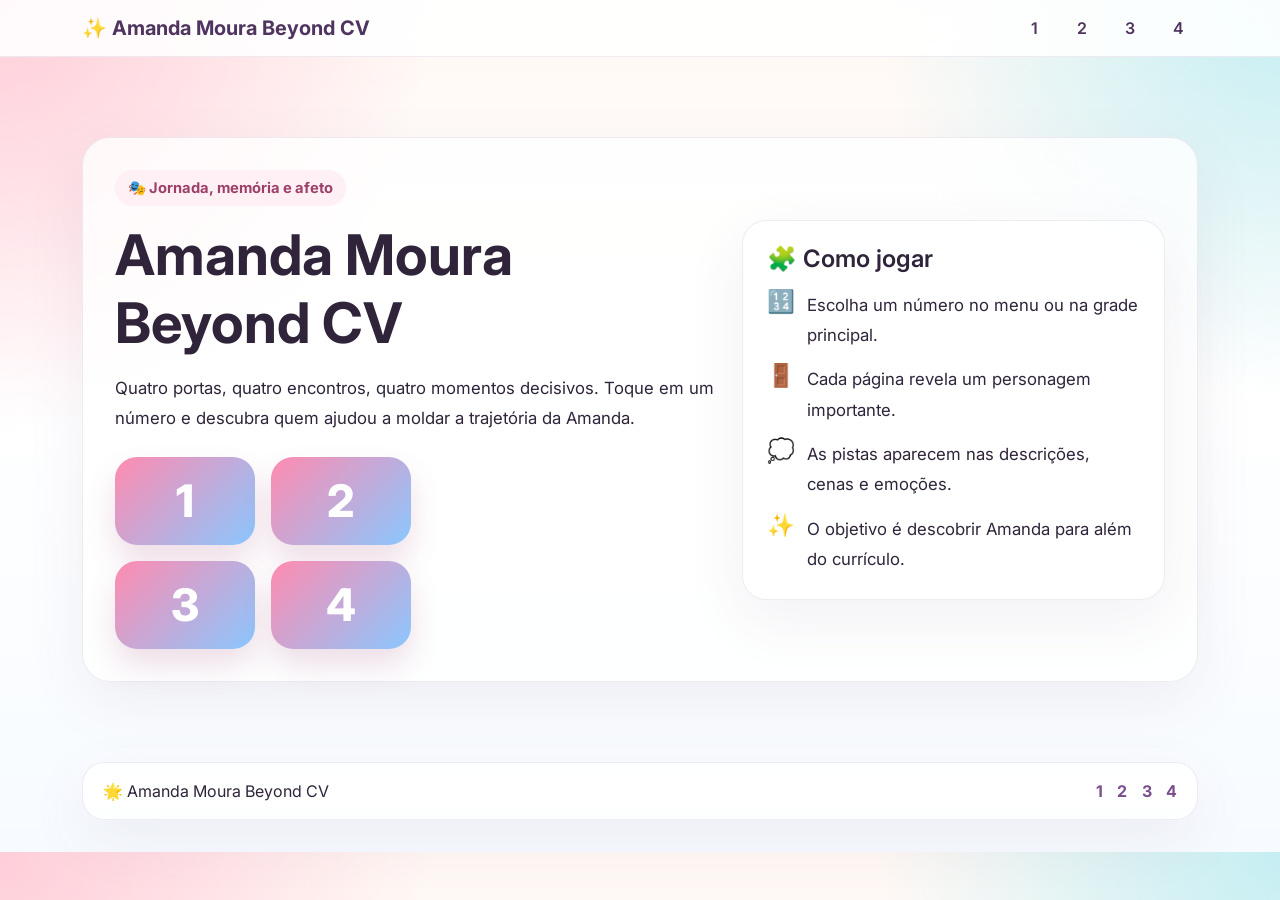
<file: index.html>
<!DOCTYPE html>
<html lang="pt-BR">
<head>
  <meta charset="UTF-8">
  <meta name="viewport" content="width=device-width, initial-scale=1.0">
  <title>Amanda Moura Beyond CV</title>
  <link rel="preconnect" href="https://fonts.googleapis.com">
  <link rel="preconnect" href="https://fonts.gstatic.com" crossorigin>
  <link href="https://fonts.googleapis.com/css2?family=Inter:wght@400;500;600;700;800&display=swap" rel="stylesheet">
  <link
    href="https://cdn.jsdelivr.net/npm/bootstrap@5.3.8/dist/css/bootstrap.min.css"
    rel="stylesheet"
    integrity="sha384-sRIl4kxILFvY47J16cr9ZwB07vP4J8+LH7qKQnuqkuIAvNWLzeN8tE5YBujZqJLB"
    crossorigin="anonymous"
  >
  <link rel="stylesheet" href="style.css">
</head>
<body>
  <nav class="navbar navbar-expand-lg sticky-top app-navbar">
    <div class="container">
      <a class="navbar-brand fw-bold" href="index.html">✨ Amanda Moura Beyond CV</a>
      <button class="navbar-toggler" type="button" data-bs-toggle="collapse" data-bs-target="#mainNav" aria-controls="mainNav" aria-expanded="false" aria-label="Abrir navegação">
        <span class="navbar-toggler-icon"></span>
      </button>
      <div class="collapse navbar-collapse" id="mainNav">
        <ul class="navbar-nav ms-auto align-items-lg-center gap-lg-2">
          <li class="nav-item"><a class="nav-link" href="personagem-1.html">1</a></li>
          <li class="nav-item"><a class="nav-link" href="personagem-2.html">2</a></li>
          <li class="nav-item"><a class="nav-link" href="personagem-3.html">3</a></li>
          <li class="nav-item"><a class="nav-link" href="personagem-4.html">4</a></li>
        </ul>
      </div>
    </div>
  </nav>

  <main>
    <section class="hero-section">
      <div class="container">
        <div class="hero-shell">
          <div class="row align-items-center g-4">
            <div class="col-12 col-lg-7">
              <p class="eyebrow mb-3">🎭 Jornada, memória e afeto</p>
              <h1 class="display-4 fw-bold mb-3">Amanda Moura Beyond CV</h1>
              <p class="hero-copy mb-4">
                Quatro portas, quatro encontros, quatro momentos decisivos. Toque em um número e descubra
                quem ajudou a moldar a trajetória da Amanda.
              </p>
              <div class="number-grid" aria-label="Acessos rápidos para os personagens">
                <a class="number-button" href="personagem-1.html" aria-label="Abrir personagem 1">1</a>
                <a class="number-button" href="personagem-2.html" aria-label="Abrir personagem 2">2</a>
                <a class="number-button" href="personagem-3.html" aria-label="Abrir personagem 3">3</a>
                <a class="number-button" href="personagem-4.html" aria-label="Abrir personagem 4">4</a>
              </div>
            </div>
            <div class="col-12 col-lg-5">
              <div class="intro-card">
                <h2 class="h4 fw-semibold mb-3">🧩 Como jogar</h2>
                <ul class="story-list">
                  <li><span>🔢</span> Escolha um número no menu ou na grade principal.</li>
                  <li><span>🚪</span> Cada página revela um personagem importante.</li>
                  <li><span>💭</span> As pistas aparecem nas descrições, cenas e emoções.</li>
                  <li><span>✨</span> O objetivo é descobrir Amanda para além do currículo.</li>
                </ul>
              </div>
            </div>
          </div>
        </div>
      </div>
    </section>
  </main>

  <footer class="app-footer">
    <div class="container">
      <div class="footer-shell">
        <p class="mb-2 mb-md-0">🌟 Amanda Moura Beyond CV</p>
        <div class="footer-nav">
          <a href="personagem-1.html">1</a>
          <a href="personagem-2.html">2</a>
          <a href="personagem-3.html">3</a>
          <a href="personagem-4.html">4</a>
        </div>
      </div>
    </div>
  </footer>

  <script
    src="https://cdn.jsdelivr.net/npm/bootstrap@5.3.8/dist/js/bootstrap.bundle.min.js"
    integrity="sha384-FKyoEForCGlyvwx9Hj09JcYn3nv7wiPVlz7YYwJrWVcXK/BmnVDxM+D2scQbITxI"
    crossorigin="anonymous"
  ></script>
  <script src="script.js"></script>
</body>
</html>
</file>
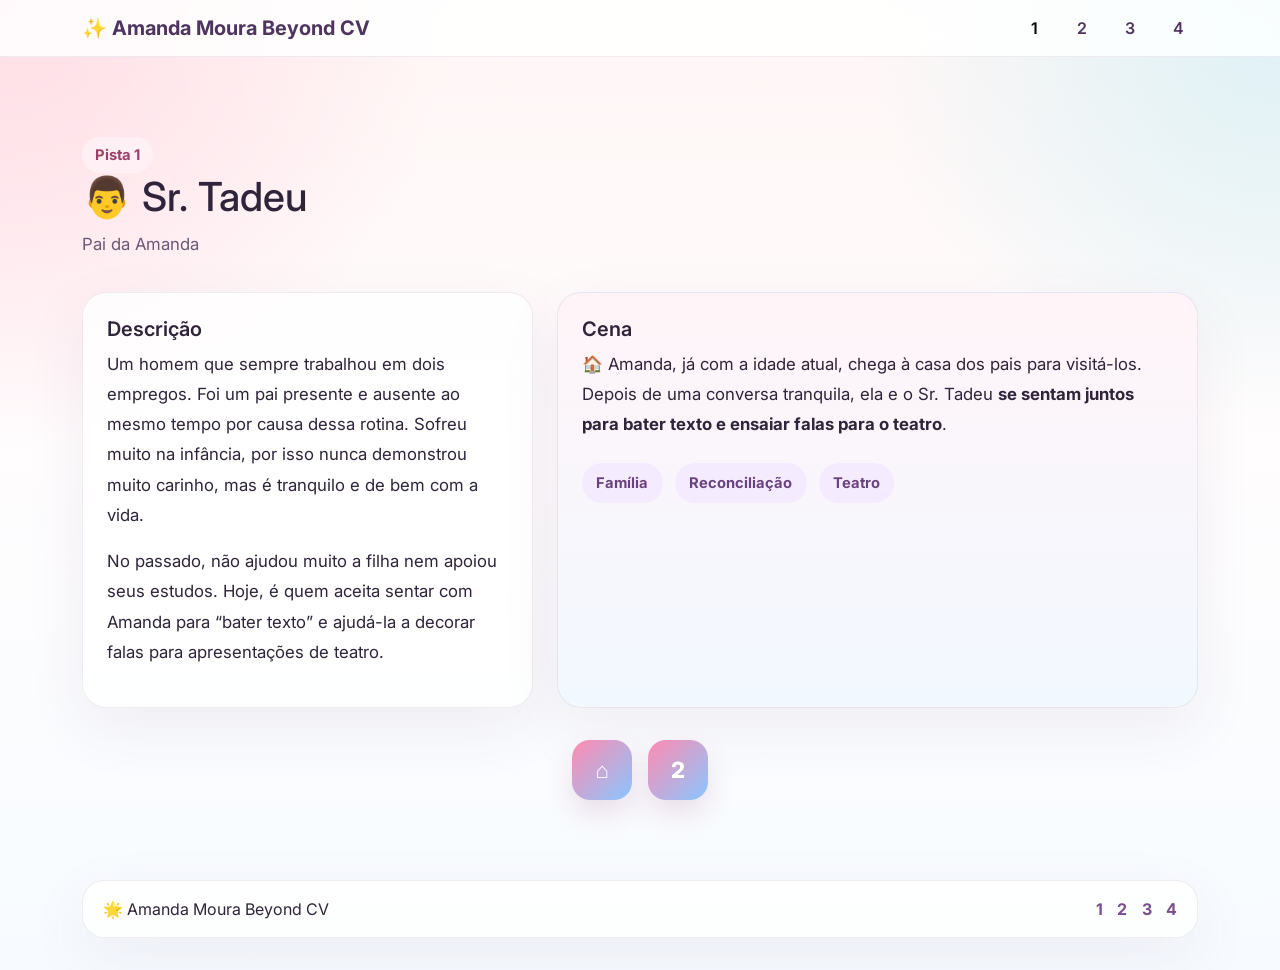
<file: personagem-1.html>
<!DOCTYPE html>
<html lang="pt-BR">
<head>
  <meta charset="UTF-8">
  <meta name="viewport" content="width=device-width, initial-scale=1.0">
  <title>Amanda Moura Beyond CV | 1</title>
  <link rel="preconnect" href="https://fonts.googleapis.com">
  <link rel="preconnect" href="https://fonts.gstatic.com" crossorigin>
  <link href="https://fonts.googleapis.com/css2?family=Inter:wght@400;500;600;700;800&display=swap" rel="stylesheet">
  <link
    href="https://cdn.jsdelivr.net/npm/bootstrap@5.3.8/dist/css/bootstrap.min.css"
    rel="stylesheet"
    integrity="sha384-sRIl4kxILFvY47J16cr9ZwB07vP4J8+LH7qKQnuqkuIAvNWLzeN8tE5YBujZqJLB"
    crossorigin="anonymous"
  >
  <link rel="stylesheet" href="style.css">
</head>
<body>
  <nav class="navbar navbar-expand-lg sticky-top app-navbar">
    <div class="container">
      <a class="navbar-brand fw-bold" href="index.html">✨ Amanda Moura Beyond CV</a>
      <button class="navbar-toggler" type="button" data-bs-toggle="collapse" data-bs-target="#mainNav" aria-controls="mainNav" aria-expanded="false" aria-label="Abrir navegação">
        <span class="navbar-toggler-icon"></span>
      </button>
      <div class="collapse navbar-collapse" id="mainNav">
        <ul class="navbar-nav ms-auto align-items-lg-center gap-lg-2">
          <li class="nav-item"><a class="nav-link active" href="personagem-1.html" aria-current="page">1</a></li>
          <li class="nav-item"><a class="nav-link" href="personagem-2.html">2</a></li>
          <li class="nav-item"><a class="nav-link" href="personagem-3.html">3</a></li>
          <li class="nav-item"><a class="nav-link" href="personagem-4.html">4</a></li>
        </ul>
      </div>
    </div>
  </nav>

  <main>
    <section class="character-section page-tone-1">
      <div class="container">
        <div class="section-heading">
          <span class="section-kicker">Pista 1</span>
          <h1>👨 Sr. Tadeu</h1>
          <p>Pai da Amanda</p>
        </div>
        <div class="row g-4">
          <div class="col-12 col-lg-5">
            <article class="content-card h-100">
              <h2 class="h5 fw-semibold">Descrição</h2>
              <p>
                Um homem que sempre trabalhou em dois empregos. Foi um pai presente e ausente ao mesmo
                tempo por causa dessa rotina. Sofreu muito na infância, por isso nunca demonstrou muito
                carinho, mas é tranquilo e de bem com a vida.
              </p>
              <p>
                No passado, não ajudou muito a filha nem apoiou seus estudos. Hoje, é quem aceita sentar
                com Amanda para “bater texto” e ajudá-la a decorar falas para apresentações de teatro.
              </p>
            </article>
          </div>
          <div class="col-12 col-lg-7">
            <article class="content-card scene-card h-100">
              <h2 class="h5 fw-semibold">Cena</h2>
              <p class="scene-text">
                🏠 Amanda, já com a idade atual, chega à casa dos pais para visitá-los. Depois de uma
                conversa tranquila, ela e o Sr. Tadeu <strong>se sentam juntos para bater texto e ensaiar falas
                para o teatro</strong>.
              </p>
              <div class="tag-row">
                <span class="app-tag">Família</span>
                <span class="app-tag">Reconciliação</span>
                <span class="app-tag">Teatro</span>
              </div>
            </article>
          </div>
        </div>
        <div class="page-nav">
          <a class="page-nav-button" href="index.html">⌂</a>
          <a class="page-nav-button" href="personagem-2.html">2</a>
        </div>
      </div>
    </section>
  </main>

  <footer class="app-footer">
    <div class="container">
      <div class="footer-shell">
        <p class="mb-2 mb-md-0">🌟 Amanda Moura Beyond CV</p>
        <div class="footer-nav">
          <a href="personagem-1.html">1</a>
          <a href="personagem-2.html">2</a>
          <a href="personagem-3.html">3</a>
          <a href="personagem-4.html">4</a>
        </div>
      </div>
    </div>
  </footer>

  <script
    src="https://cdn.jsdelivr.net/npm/bootstrap@5.3.8/dist/js/bootstrap.bundle.min.js"
    integrity="sha384-FKyoEForCGlyvwx9Hj09JcYn3nv7wiPVlz7YYwJrWVcXK/BmnVDxM+D2scQbITxI"
    crossorigin="anonymous"
  ></script>
  <script src="script.js"></script>
</body>
</html>
</file>
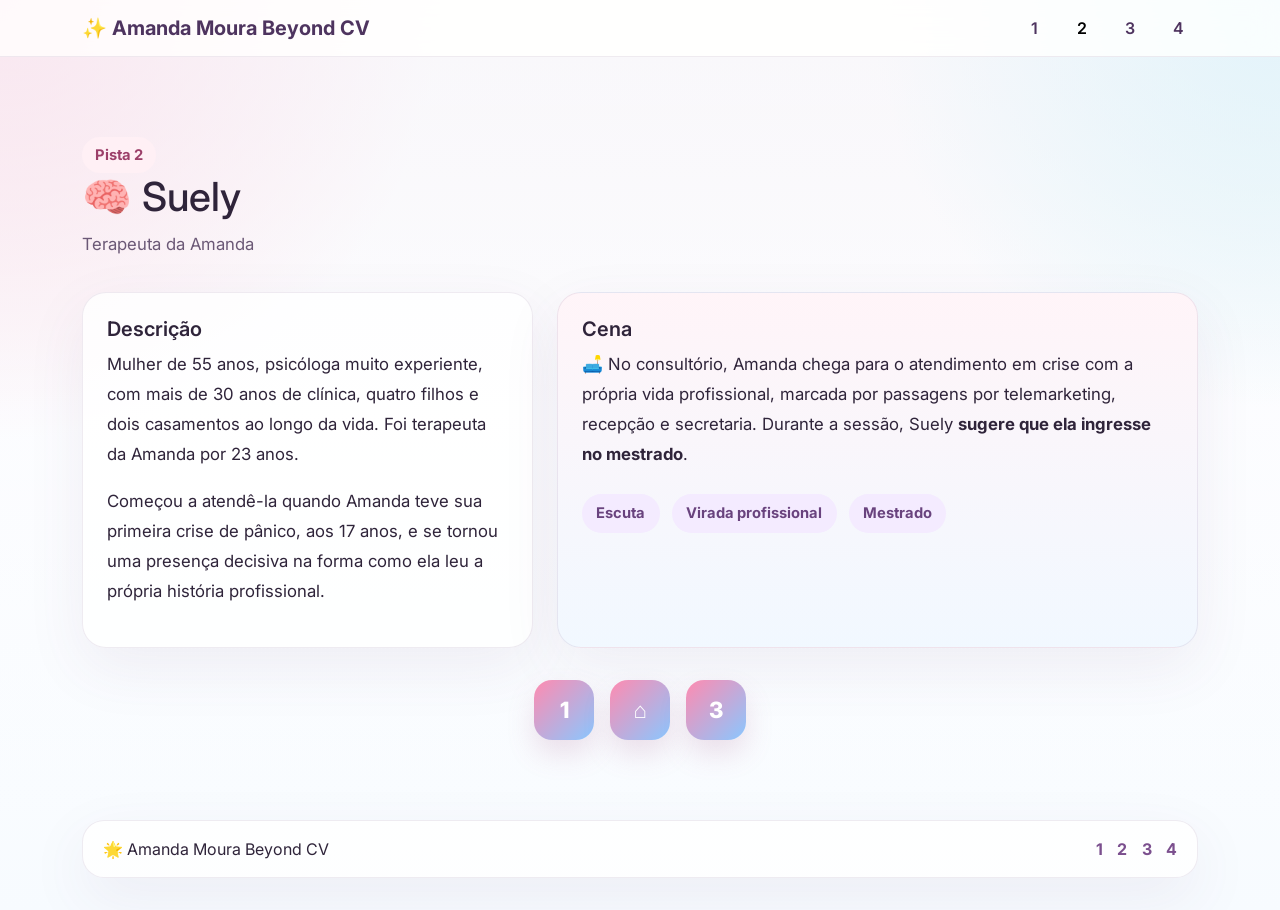
<file: personagem-2.html>
<!DOCTYPE html>
<html lang="pt-BR">
<head>
  <meta charset="UTF-8">
  <meta name="viewport" content="width=device-width, initial-scale=1.0">
  <title>Amanda Moura Beyond CV | 2</title>
  <link rel="preconnect" href="https://fonts.googleapis.com">
  <link rel="preconnect" href="https://fonts.gstatic.com" crossorigin>
  <link href="https://fonts.googleapis.com/css2?family=Inter:wght@400;500;600;700;800&display=swap" rel="stylesheet">
  <link
    href="https://cdn.jsdelivr.net/npm/bootstrap@5.3.8/dist/css/bootstrap.min.css"
    rel="stylesheet"
    integrity="sha384-sRIl4kxILFvY47J16cr9ZwB07vP4J8+LH7qKQnuqkuIAvNWLzeN8tE5YBujZqJLB"
    crossorigin="anonymous"
  >
  <link rel="stylesheet" href="style.css">
</head>
<body>
  <nav class="navbar navbar-expand-lg sticky-top app-navbar">
    <div class="container">
      <a class="navbar-brand fw-bold" href="index.html">✨ Amanda Moura Beyond CV</a>
      <button class="navbar-toggler" type="button" data-bs-toggle="collapse" data-bs-target="#mainNav" aria-controls="mainNav" aria-expanded="false" aria-label="Abrir navegação">
        <span class="navbar-toggler-icon"></span>
      </button>
      <div class="collapse navbar-collapse" id="mainNav">
        <ul class="navbar-nav ms-auto align-items-lg-center gap-lg-2">
          <li class="nav-item"><a class="nav-link" href="personagem-1.html">1</a></li>
          <li class="nav-item"><a class="nav-link active" href="personagem-2.html" aria-current="page">2</a></li>
          <li class="nav-item"><a class="nav-link" href="personagem-3.html">3</a></li>
          <li class="nav-item"><a class="nav-link" href="personagem-4.html">4</a></li>
        </ul>
      </div>
    </div>
  </nav>

  <main>
    <section class="character-section page-tone-2">
      <div class="container">
        <div class="section-heading">
          <span class="section-kicker">Pista 2</span>
          <h1>🧠 Suely</h1>
          <p>Terapeuta da Amanda</p>
        </div>
        <div class="row g-4">
          <div class="col-12 col-lg-5">
            <article class="content-card h-100">
              <h2 class="h5 fw-semibold">Descrição</h2>
              <p>
                Mulher de 55 anos, psicóloga muito experiente, com mais de 30 anos de clínica, quatro
                filhos e dois casamentos ao longo da vida. Foi terapeuta da Amanda por 23 anos.
              </p>
              <p>
                Começou a atendê-la quando Amanda teve sua primeira crise de pânico, aos 17 anos, e se
                tornou uma presença decisiva na forma como ela leu a própria história profissional.
              </p>
            </article>
          </div>
          <div class="col-12 col-lg-7">
            <article class="content-card scene-card h-100">
              <h2 class="h5 fw-semibold">Cena</h2>
              <p class="scene-text">
                🛋️ No consultório, Amanda chega para o atendimento em crise com a própria vida
                profissional, marcada por passagens por telemarketing, recepção e secretaria. Durante a
                sessão, Suely <strong>sugere que ela ingresse no mestrado</strong>.
              </p>
              <div class="tag-row">
                <span class="app-tag">Escuta</span>
                <span class="app-tag">Virada profissional</span>
                <span class="app-tag">Mestrado</span>
              </div>
            </article>
          </div>
        </div>
        <div class="page-nav">
          <a class="page-nav-button" href="personagem-1.html">1</a>
          <a class="page-nav-button" href="index.html">⌂</a>
          <a class="page-nav-button" href="personagem-3.html">3</a>
        </div>
      </div>
    </section>
  </main>

  <footer class="app-footer">
    <div class="container">
      <div class="footer-shell">
        <p class="mb-2 mb-md-0">🌟 Amanda Moura Beyond CV</p>
        <div class="footer-nav">
          <a href="personagem-1.html">1</a>
          <a href="personagem-2.html">2</a>
          <a href="personagem-3.html">3</a>
          <a href="personagem-4.html">4</a>
        </div>
      </div>
    </div>
  </footer>

  <script
    src="https://cdn.jsdelivr.net/npm/bootstrap@5.3.8/dist/js/bootstrap.bundle.min.js"
    integrity="sha384-FKyoEForCGlyvwx9Hj09JcYn3nv7wiPVlz7YYwJrWVcXK/BmnVDxM+D2scQbITxI"
    crossorigin="anonymous"
  ></script>
  <script src="script.js"></script>
</body>
</html>
</file>
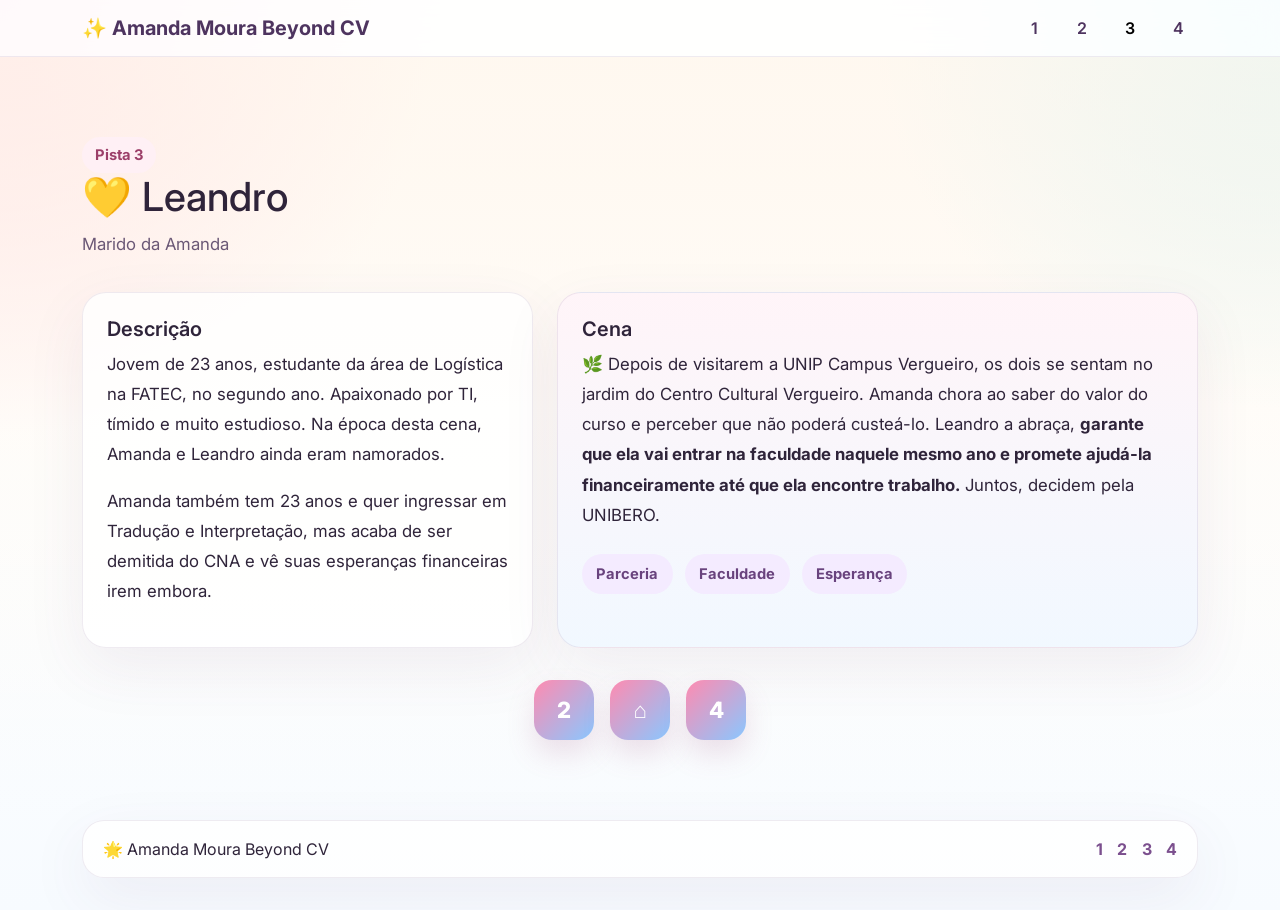
<file: personagem-3.html>
<!DOCTYPE html>
<html lang="pt-BR">
<head>
  <meta charset="UTF-8">
  <meta name="viewport" content="width=device-width, initial-scale=1.0">
  <title>Amanda Moura Beyond CV | 3</title>
  <link rel="preconnect" href="https://fonts.googleapis.com">
  <link rel="preconnect" href="https://fonts.gstatic.com" crossorigin>
  <link href="https://fonts.googleapis.com/css2?family=Inter:wght@400;500;600;700;800&display=swap" rel="stylesheet">
  <link
    href="https://cdn.jsdelivr.net/npm/bootstrap@5.3.8/dist/css/bootstrap.min.css"
    rel="stylesheet"
    integrity="sha384-sRIl4kxILFvY47J16cr9ZwB07vP4J8+LH7qKQnuqkuIAvNWLzeN8tE5YBujZqJLB"
    crossorigin="anonymous"
  >
  <link rel="stylesheet" href="style.css">
</head>
<body>
  <nav class="navbar navbar-expand-lg sticky-top app-navbar">
    <div class="container">
      <a class="navbar-brand fw-bold" href="index.html">✨ Amanda Moura Beyond CV</a>
      <button class="navbar-toggler" type="button" data-bs-toggle="collapse" data-bs-target="#mainNav" aria-controls="mainNav" aria-expanded="false" aria-label="Abrir navegação">
        <span class="navbar-toggler-icon"></span>
      </button>
      <div class="collapse navbar-collapse" id="mainNav">
        <ul class="navbar-nav ms-auto align-items-lg-center gap-lg-2">
          <li class="nav-item"><a class="nav-link" href="personagem-1.html">1</a></li>
          <li class="nav-item"><a class="nav-link" href="personagem-2.html">2</a></li>
          <li class="nav-item"><a class="nav-link active" href="personagem-3.html" aria-current="page">3</a></li>
          <li class="nav-item"><a class="nav-link" href="personagem-4.html">4</a></li>
        </ul>
      </div>
    </div>
  </nav>

  <main>
    <section class="character-section page-tone-3">
      <div class="container">
        <div class="section-heading">
          <span class="section-kicker">Pista 3</span>
          <h1>💛 Leandro</h1>
          <p>Marido da Amanda</p>
        </div>
        <div class="row g-4">
          <div class="col-12 col-lg-5">
            <article class="content-card h-100">
              <h2 class="h5 fw-semibold">Descrição</h2>
              <p>
                Jovem de 23 anos, estudante da área de Logística na FATEC, no segundo ano. Apaixonado
                por TI, tímido e muito estudioso. Na época desta cena, Amanda e Leandro ainda eram namorados.
              </p>
              <p>
                Amanda também tem 23 anos e quer ingressar em Tradução e Interpretação, mas acaba de ser
                demitida do CNA e vê suas esperanças financeiras irem embora.
              </p>
            </article>
          </div>
          <div class="col-12 col-lg-7">
            <article class="content-card scene-card h-100">
              <h2 class="h5 fw-semibold">Cena</h2>
              <p class="scene-text">
                🌿 Depois de visitarem a UNIP Campus Vergueiro, os dois se sentam no jardim do Centro
                Cultural Vergueiro. Amanda chora ao saber do valor do curso e perceber que não poderá
                custeá-lo. Leandro a abraça, <strong>garante que ela vai entrar na faculdade naquele mesmo ano e
                promete ajudá-la financeiramente até que ela encontre trabalho.</strong> Juntos, decidem pela UNIBERO.
              </p>
              <div class="tag-row">
                <span class="app-tag">Parceria</span>
                <span class="app-tag">Faculdade</span>
                <span class="app-tag">Esperança</span>
              </div>
            </article>
          </div>
        </div>
        <div class="page-nav">
          <a class="page-nav-button" href="personagem-2.html">2</a>
          <a class="page-nav-button" href="index.html">⌂</a>
          <a class="page-nav-button" href="personagem-4.html">4</a>
        </div>
      </div>
    </section>
  </main>

  <footer class="app-footer">
    <div class="container">
      <div class="footer-shell">
        <p class="mb-2 mb-md-0">🌟 Amanda Moura Beyond CV</p>
        <div class="footer-nav">
          <a href="personagem-1.html">1</a>
          <a href="personagem-2.html">2</a>
          <a href="personagem-3.html">3</a>
          <a href="personagem-4.html">4</a>
        </div>
      </div>
    </div>
  </footer>

  <script
    src="https://cdn.jsdelivr.net/npm/bootstrap@5.3.8/dist/js/bootstrap.bundle.min.js"
    integrity="sha384-FKyoEForCGlyvwx9Hj09JcYn3nv7wiPVlz7YYwJrWVcXK/BmnVDxM+D2scQbITxI"
    crossorigin="anonymous"
  ></script>
  <script src="script.js"></script>
</body>
</html>
</file>
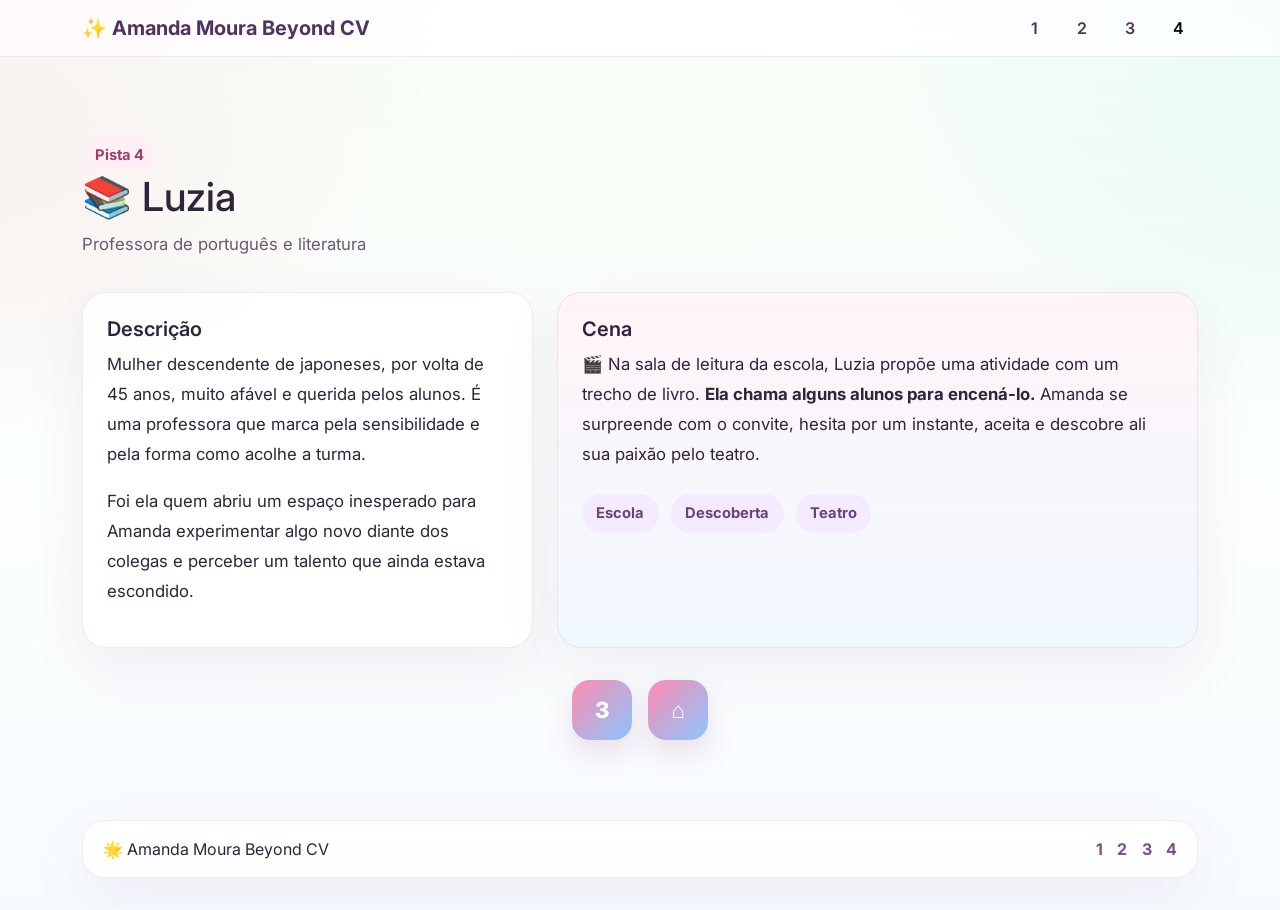
<file: personagem-4.html>
<!DOCTYPE html>
<html lang="pt-BR">
<head>
  <meta charset="UTF-8">
  <meta name="viewport" content="width=device-width, initial-scale=1.0">
  <title>Amanda Moura Beyond CV | 4</title>
  <link rel="preconnect" href="https://fonts.googleapis.com">
  <link rel="preconnect" href="https://fonts.gstatic.com" crossorigin>
  <link href="https://fonts.googleapis.com/css2?family=Inter:wght@400;500;600;700;800&display=swap" rel="stylesheet">
  <link
    href="https://cdn.jsdelivr.net/npm/bootstrap@5.3.8/dist/css/bootstrap.min.css"
    rel="stylesheet"
    integrity="sha384-sRIl4kxILFvY47J16cr9ZwB07vP4J8+LH7qKQnuqkuIAvNWLzeN8tE5YBujZqJLB"
    crossorigin="anonymous"
  >
  <link rel="stylesheet" href="style.css">
</head>
<body>
  <nav class="navbar navbar-expand-lg sticky-top app-navbar">
    <div class="container">
      <a class="navbar-brand fw-bold" href="index.html">✨ Amanda Moura Beyond CV</a>
      <button class="navbar-toggler" type="button" data-bs-toggle="collapse" data-bs-target="#mainNav" aria-controls="mainNav" aria-expanded="false" aria-label="Abrir navegação">
        <span class="navbar-toggler-icon"></span>
      </button>
      <div class="collapse navbar-collapse" id="mainNav">
        <ul class="navbar-nav ms-auto align-items-lg-center gap-lg-2">
          <li class="nav-item"><a class="nav-link" href="personagem-1.html">1</a></li>
          <li class="nav-item"><a class="nav-link" href="personagem-2.html">2</a></li>
          <li class="nav-item"><a class="nav-link" href="personagem-3.html">3</a></li>
          <li class="nav-item"><a class="nav-link active" href="personagem-4.html" aria-current="page">4</a></li>
        </ul>
      </div>
    </div>
  </nav>

  <main>
    <section class="character-section page-tone-4">
      <div class="container">
        <div class="section-heading">
          <span class="section-kicker">Pista 4</span>
          <h1>📚 Luzia</h1>
          <p>Professora de português e literatura</p>
        </div>
        <div class="row g-4">
          <div class="col-12 col-lg-5">
            <article class="content-card h-100">
              <h2 class="h5 fw-semibold">Descrição</h2>
              <p>
                Mulher descendente de japoneses, por volta de 45 anos, muito afável e querida pelos
                alunos. É uma professora que marca pela sensibilidade e pela forma como acolhe a turma.
              </p>
              <p>
                Foi ela quem abriu um espaço inesperado para Amanda experimentar algo novo diante dos
                colegas e perceber um talento que ainda estava escondido.
              </p>
            </article>
          </div>
          <div class="col-12 col-lg-7">
            <article class="content-card scene-card h-100">
              <h2 class="h5 fw-semibold">Cena</h2>
              <p class="scene-text">
                🎬 Na sala de leitura da escola, Luzia propõe uma atividade com um trecho de livro. <strong>Ela
                chama alguns alunos para encená-lo.</strong> Amanda se surpreende com o convite, hesita por um
                instante, aceita e descobre ali sua paixão pelo teatro.
              </p>
              <div class="tag-row">
                <span class="app-tag">Escola</span>
                <span class="app-tag">Descoberta</span>
                <span class="app-tag">Teatro</span>
              </div>
            </article>
          </div>
        </div>
        <div class="page-nav">
          <a class="page-nav-button" href="personagem-3.html">3</a>
          <a class="page-nav-button" href="index.html">⌂</a>
        </div>
      </div>
    </section>
  </main>

  <footer class="app-footer">
    <div class="container">
      <div class="footer-shell">
        <p class="mb-2 mb-md-0">🌟 Amanda Moura Beyond CV</p>
        <div class="footer-nav">
          <a href="personagem-1.html">1</a>
          <a href="personagem-2.html">2</a>
          <a href="personagem-3.html">3</a>
          <a href="personagem-4.html">4</a>
        </div>
      </div>
    </div>
  </footer>

  <script
    src="https://cdn.jsdelivr.net/npm/bootstrap@5.3.8/dist/js/bootstrap.bundle.min.js"
    integrity="sha384-FKyoEForCGlyvwx9Hj09JcYn3nv7wiPVlz7YYwJrWVcXK/BmnVDxM+D2scQbITxI"
    crossorigin="anonymous"
  ></script>
  <script src="script.js"></script>
</body>
</html>
</file>
<file: style.css>
html {
  scroll-behavior: smooth;
}

body {
  margin: 0;
  font-family: "Inter", sans-serif;
  background:
    radial-gradient(circle at top left, rgba(255, 201, 214, 0.9), transparent 28%),
    radial-gradient(circle at top right, rgba(178, 235, 242, 0.75), transparent 26%),
    linear-gradient(180deg, #fff8f4 0%, #fff 45%, #f7fbff 100%);
  color: #2f243a;
}

.app-navbar {
  background: rgba(255, 255, 255, 0.88);
  backdrop-filter: blur(14px);
  border-bottom: 1px solid rgba(122, 93, 138, 0.12);
}

.navbar-brand,
.nav-link {
  color: #4e345f;
}

.nav-link {
  font-weight: 600;
  min-width: 2.5rem;
  text-align: center;
}

.nav-link:hover,
.nav-link:focus,
.navbar-brand:hover,
.navbar-brand:focus {
  color: #c04d7f;
}

.nav-link.active {
  color: #c04d7f;
}

.hero-section,
.character-section {
  padding: 5rem 0;
}

.hero-shell,
.content-card,
.intro-card,
.footer-shell {
  background: rgba(255, 255, 255, 0.78);
  border: 1px solid rgba(122, 93, 138, 0.12);
  box-shadow: 0 20px 60px rgba(96, 70, 110, 0.08);
}

.hero-shell {
  padding: 2rem;
  border-radius: 28px;
}

.character-section {
  min-height: calc(100vh - 160px);
  display: flex;
  align-items: center;
}

.eyebrow,
.section-kicker {
  display: inline-flex;
  align-items: center;
  gap: 0.4rem;
  padding: 0.45rem 0.8rem;
  border-radius: 999px;
  background: #fff0f5;
  color: #9c3f69;
  font-size: 0.92rem;
  font-weight: 700;
}

.hero-copy,
.section-heading p,
.content-card p,
.story-list li,
.scene-text {
  font-size: 1.05rem;
  line-height: 1.8;
}

.number-grid {
  display: grid;
  grid-template-columns: repeat(2, minmax(0, 140px));
  gap: 1rem;
}

.number-button {
  display: flex;
  align-items: center;
  justify-content: center;
  min-height: 88px;
  border-radius: 22px;
  background: linear-gradient(135deg, #ff8bb0, #8ac7ff);
  color: #fff;
  text-decoration: none;
  font-size: clamp(2rem, 3.5vw, 2.8rem);
  font-weight: 800;
  box-shadow: 0 16px 30px rgba(170, 92, 136, 0.2);
  transition: transform 0.2s ease, box-shadow 0.2s ease, filter 0.2s ease;
}

.number-button:hover,
.number-button:focus {
  color: #fff;
  transform: translateY(-3px);
  box-shadow: 0 20px 36px rgba(170, 92, 136, 0.26);
  filter: saturate(1.08);
}

.intro-card,
.content-card {
  height: 100%;
  border-radius: 24px;
  padding: 1.5rem;
}

.story-list {
  list-style: none;
  padding: 0;
  margin: 0;
  display: grid;
  gap: 0.9rem;
}

.story-list li {
  display: flex;
  align-items: flex-start;
  gap: 0.75rem;
}

.story-list span {
  font-size: 1.4rem;
  line-height: 1;
}

.section-heading {
  max-width: 760px;
  margin-bottom: 2rem;
}

.section-heading h2 {
  margin: 1rem 0 0.5rem;
  font-size: clamp(2rem, 4vw, 3rem);
  font-weight: 800;
}

.section-heading p {
  margin: 0;
  color: #6b5876;
}

.alt-section {
  background: rgba(255, 245, 250, 0.55);
}

.page-tone-1 {
  background: linear-gradient(180deg, rgba(255, 244, 248, 0.4), rgba(255, 255, 255, 0));
}

.page-tone-2 {
  background: linear-gradient(180deg, rgba(245, 247, 255, 0.6), rgba(255, 255, 255, 0));
}

.page-tone-3 {
  background: linear-gradient(180deg, rgba(255, 248, 238, 0.75), rgba(255, 255, 255, 0));
}

.page-tone-4 {
  background: linear-gradient(180deg, rgba(245, 255, 248, 0.75), rgba(255, 255, 255, 0));
}

.scene-card {
  background: linear-gradient(180deg, rgba(255, 244, 248, 0.96), rgba(241, 248, 255, 0.96));
}

.tag-row {
  display: flex;
  flex-wrap: wrap;
  gap: 0.75rem;
  margin-top: 1.5rem;
}

.app-tag {
  padding: 0.55rem 0.9rem;
  border-radius: 999px;
  background: #f4ebff;
  color: #69437e;
  font-weight: 700;
  font-size: 0.92rem;
}

.app-footer {
  padding: 0 0 2rem;
}

.page-nav {
  display: flex;
  justify-content: center;
  gap: 1rem;
  margin-top: 2rem;
}

.page-nav-button {
  display: inline-flex;
  align-items: center;
  justify-content: center;
  width: 60px;
  height: 60px;
  border-radius: 18px;
  background: linear-gradient(135deg, #ff8bb0, #8ac7ff);
  color: #fff;
  text-decoration: none;
  font-weight: 800;
  font-size: 1.4rem;
  box-shadow: 0 14px 28px rgba(170, 92, 136, 0.18);
  transition: transform 0.2s ease, box-shadow 0.2s ease;
}

.page-nav-button:hover,
.page-nav-button:focus {
  color: #fff;
  transform: translateY(-3px);
  box-shadow: 0 18px 34px rgba(170, 92, 136, 0.24);
}

.footer-shell {
  border-radius: 22px;
  padding: 1rem 1.25rem;
  display: flex;
  align-items: center;
  justify-content: space-between;
  gap: 1rem;
}

.footer-nav {
  display: flex;
  flex-wrap: wrap;
  gap: 0.9rem;
}

.footer-nav a {
  color: #7b4f8e;
  text-decoration: none;
  font-weight: 700;
}

.footer-nav a:hover,
.footer-nav a:focus {
  color: #c04d7f;
}

@media (max-width: 991.98px) {
  .hero-section,
  .character-section {
    padding: 4rem 0;
  }

  .hero-shell {
    padding: 1.5rem;
    border-radius: 24px;
  }

  .character-section {
    min-height: auto;
  }

  .number-grid {
    grid-template-columns: repeat(2, minmax(0, 1fr));
  }
}

@media (max-width: 575.98px) {
  .hero-section,
  .character-section {
    padding: 3.2rem 0;
  }

  .hero-shell,
  .intro-card,
  .content-card,
  .footer-shell {
    border-radius: 18px;
  }

  .number-button {
    min-height: 76px;
  }

  .page-nav-button {
    width: 54px;
    height: 54px;
    border-radius: 16px;
  }

  .hero-copy,
  .section-heading p,
  .content-card p,
  .story-list li,
  .scene-text {
    font-size: 1rem;
    line-height: 1.7;
  }

  .footer-shell {
    flex-direction: column;
    align-items: flex-start;
  }
}
</file>
